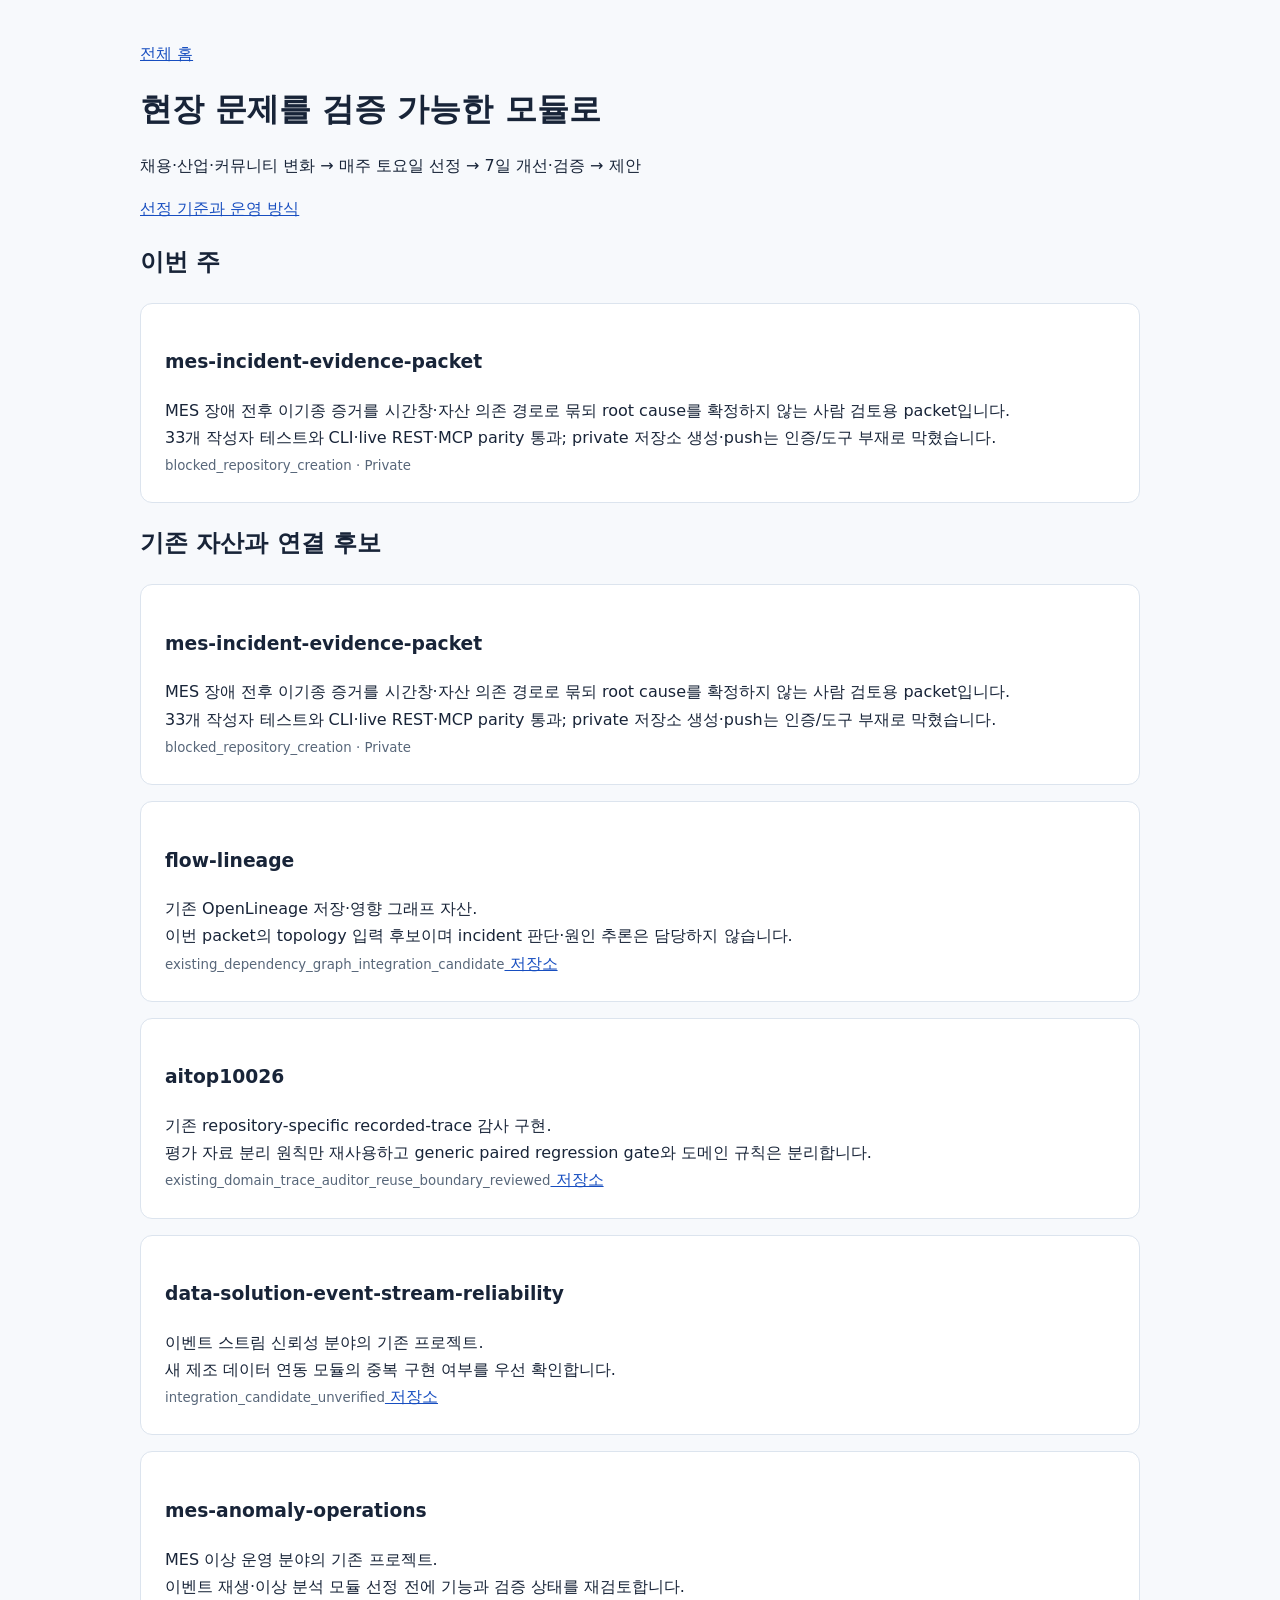
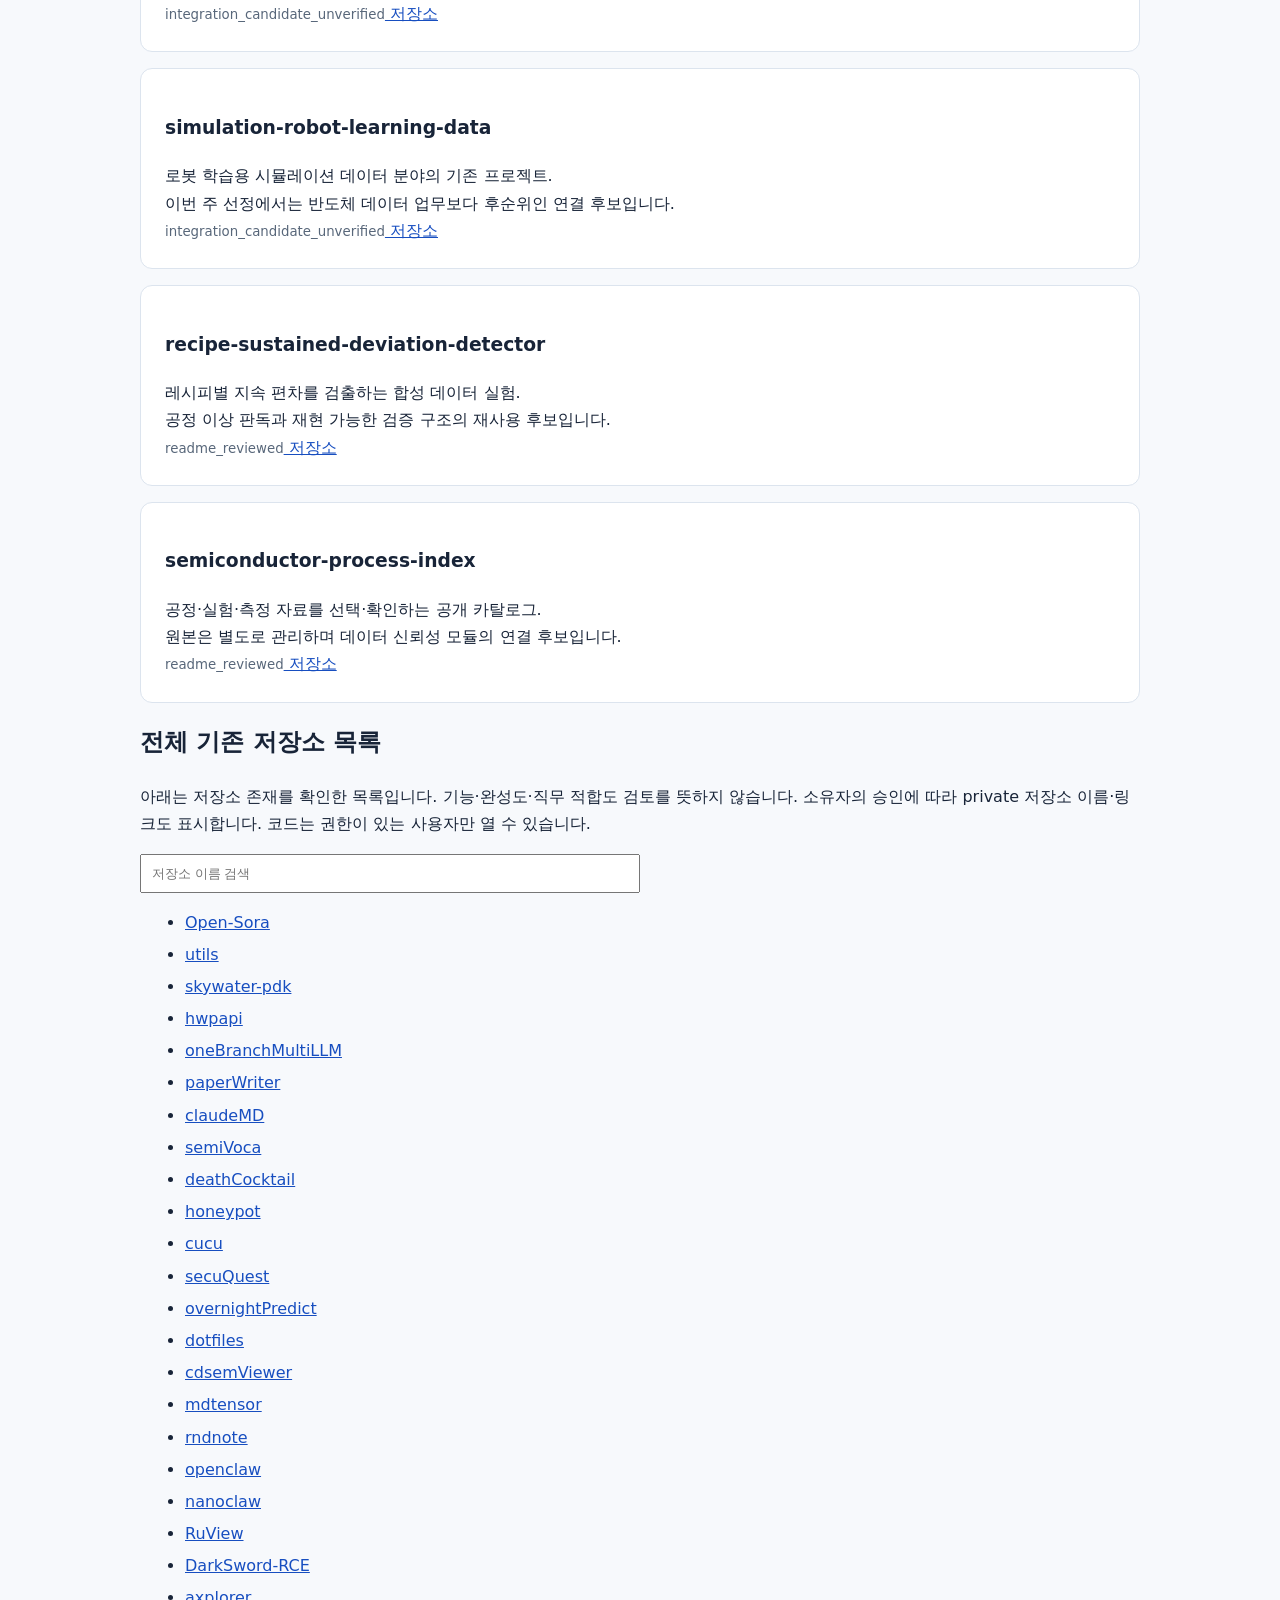
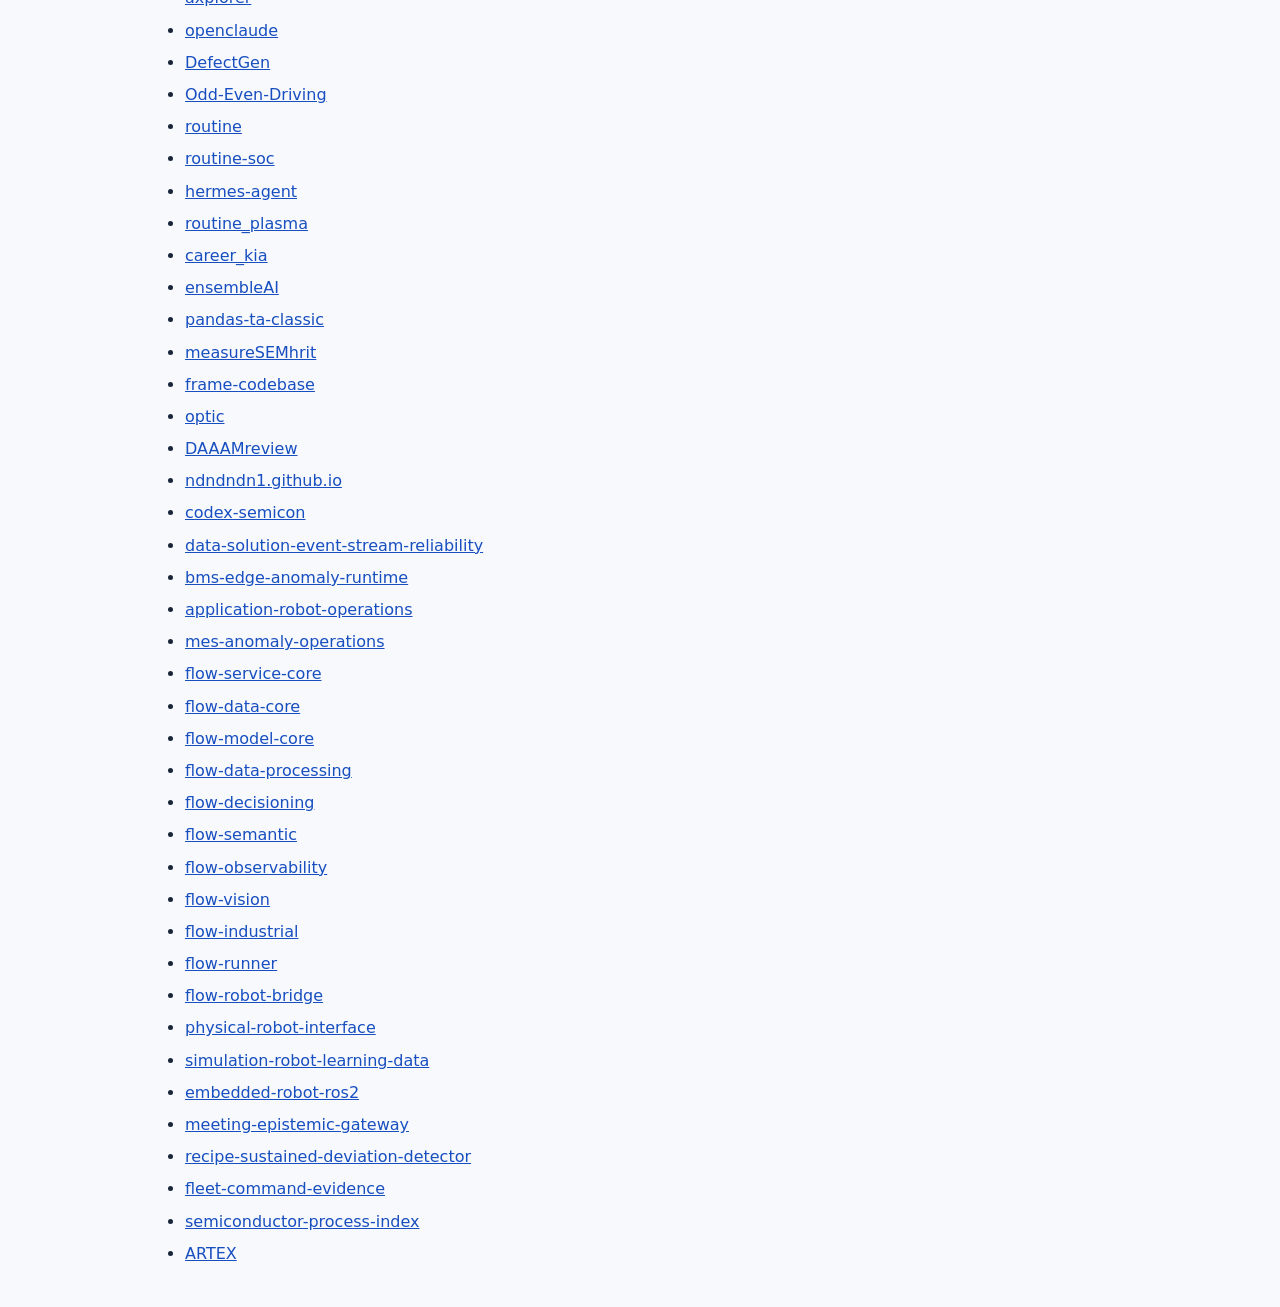
<file: projects.html>
<!doctype html><html lang="ko"><meta charset="utf-8"><meta name="viewport" content="width=device-width,initial-scale=1"><title>주간 프로젝트 · ndndndn1</title><style>body{font:16px/1.7 system-ui;margin:40px auto;max-width:1000px;padding:0 20px;background:#f7f9fc;color:#182438}article{background:white;padding:24px;margin:16px 0;border:1px solid #dce4ee;border-radius:12px}a{color:#174ec0}input{padding:10px;width:90%;max-width:500px}small{color:#58677a}h1{line-height:1.3}li{margin:5px}</style><header><a href="./">전체 홈</a><h1>현장 문제를 검증 가능한 모듈로</h1><p>채용·산업·커뮤니티 변화 → 매주 토요일 선정 → 7일 개선·검증 → 제안</p><a href="weekly-projects.md">선정 기준과 운영 방식</a></header><main><h2>이번 주</h2><div id="active"></div><h2>기존 자산과 연결 후보</h2><div id="projects"></div><h2>전체 기존 저장소 목록</h2><p>아래는 저장소 존재를 확인한 목록입니다. 기능·완성도·직무 적합도 검토를 뜻하지 않습니다. 소유자의 승인에 따라 private 저장소 이름·링크도 표시합니다. 코드는 권한이 있는 사용자만 열 수 있습니다.</p><input id="filter" type="search" placeholder="저장소 이름 검색" aria-label="저장소 검색"><ul id="inventory"></ul><p id="error" role="alert"></p></main><script src="projects.js"></script></html>
</file>
